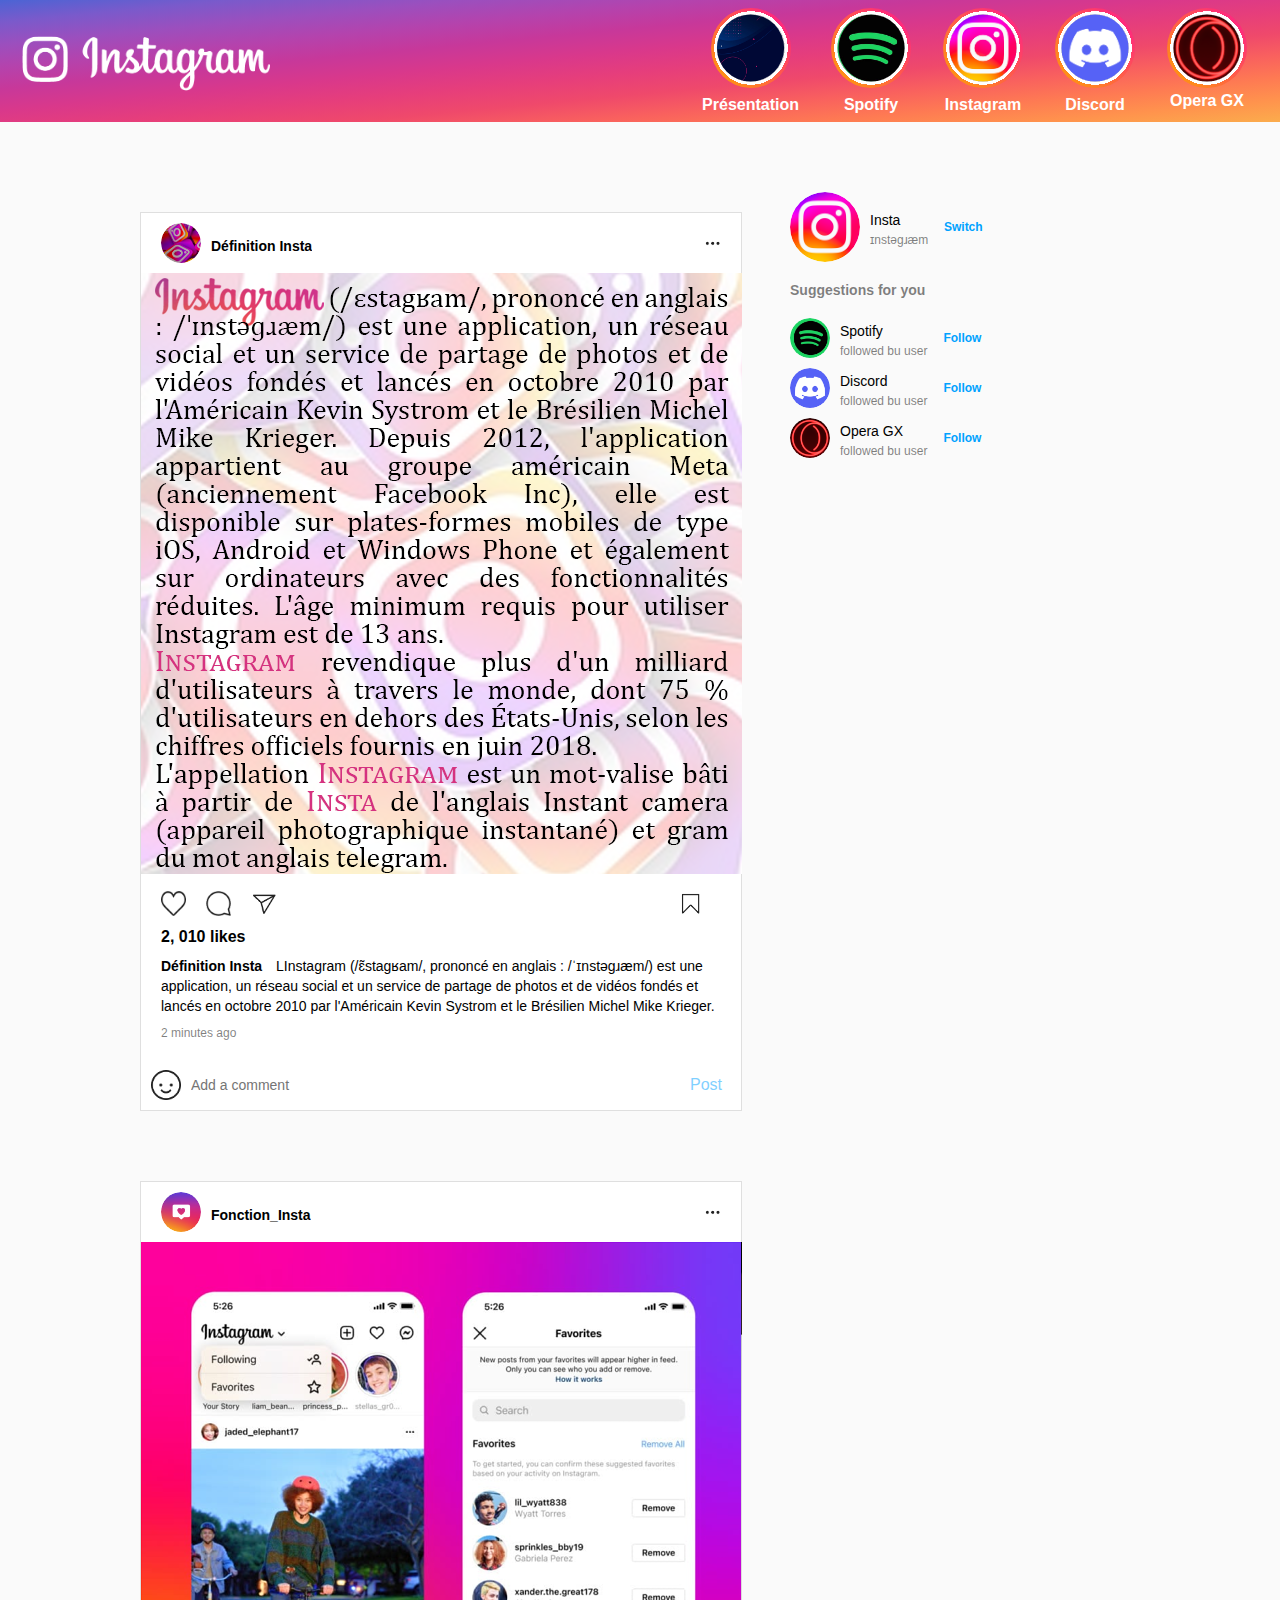
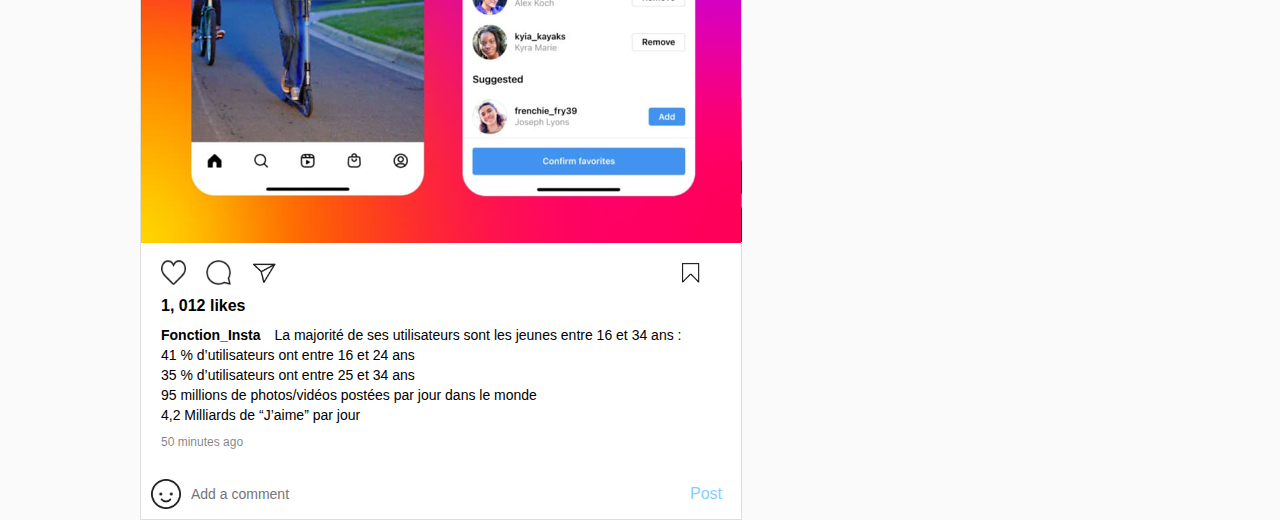
<file: instagram.html>
<!doctype html>
<html>
	<head>
		<meta charset="utf-8"/>
		<link href="insta.css" rel="stylesheet"/>
        <link href='https://unpkg.com/boxicons@2.1.4/css/boxicons.min.css' rel='stylesheet'>
		<title>Instagram</title>
	</head>

    <body>
        
        <header>
        <nav class="navbar">
            <a href="#" class="logo"><img src="images\instagram-logo.png" id="logo"></a>
            <div class="nav-links">
                <ul>
                    <div class="story-container">

                        <li><a href="index.html"><div class="content">
                            <div class="img-container">
                                <img src="images/1.png" alt="">
                            </div>
                            <div class="text-container">
                                Présentation
                            </div>
                        </div></a></li>
        
                        <li><a href="spotify.html"><div class="content">
                            <div class="img-container">
                                <img src="images/2.png" alt="">
                            </div>
                            <div class="text-container">
                                Spotify
                            </div>
                        </div></a></li>
        
                        <li><a href="instagram.html"><div class="content">
                            <div class="img-container">
                                <img src="images/3.png" alt="">
                            </div>
                            <div class="text-container">
                                Instagram
                            </div>
                        </div></a></li>
        
                        <li><a href="discord.html"><div class="content">
                            <div class="img-container">
                                <img src="images/4.png" alt="">
                            </div>
                            <div class="text-container">
                                Discord
                            </div>
                        </div></a></li>
        
                        <li><a href="operagx.html"><div class="content">
                            <div class="img-container">
                                <img src="images/5.png" alt="">
                            </div>
                            <div class="text-container">
                                Opera GX
                            </div></a></li>
                </ul>
            </div>
        </nav>
        </header>

        <section class="main">
            <div class="wrapper">
                <div class="left-col">
                    <div class="post">
                        <div class="info">
                            <div class="user">
                            <div class="profile-pic"><img src="images/cover 11.png" alt=""></div>
                            <p class="username">Définition Insta</p>
                            </div>
                            <img src="images/option.PNG" class="options" alt="">
                        </div>
                        <img src="images/cover 6.png" class="post-images" alt="">
                        <div class="post-content">
                            <div class="reaction-wrapper">
                                <img src="images/like.PNG" class="icon" alt="">
                                <img src="images/comment.PNG" class="icon" alt="">
                                <img src="images/send.PNG" class="icon" alt="">
                                <img src="images/save.PNG" class="save icon" alt="">
                            </div>
                            <p class="likes">2, 010 likes</p>
                            <p class="description"><span>Définition Insta </span> LInstagram (/ɛ̃stagʁam/, prononcé en anglais : /ˈɪnstəɡɹæm/) est une application, un réseau social et un service de partage de photos et de vidéos fondés et lancés en octobre 2010 par l'Américain Kevin Systrom et le Brésilien Michel Mike Krieger. </p>
                            <p class="post-time">2 minutes ago</p>
                        </div>
                        <div class="comment-wrapper">
                            <img src="images/smile.PNG" class="icon" alt="">
                            <input type="text" class="comment-box" placeholder="Add a comment">
                            <button class="comment-btn">post</button>
                        </div>

                    </div>
                </div>
              
                <div class="right-col">
                    <div class="profile-card">
                        <div class="profile-pic">
                            <img src="images/cover 12.png" alt="">
                        </div>
                        <div>
                            <p class="username">Insta</p>
                            <p class="sub-text">ɪnstəɡɹæm</p>
                        </div>
                        <button class="action-btn">switch</button>
                    </div>
                    <p class="suggestion-text">Suggestions for you</p>
                    <div class="profile-card">
                        <div class="profile-pic">
                            <img src="images/2.png" alt="">
                        </div>
                        <div>
                            <p class="username">Spotify</p>
                            <p class="sub-text">followed bu user</p>
                        </div>
                        <button class="action-btn">follow</button>
                    </div>
                    <div class="profile-card">
                        <div class="profile-pic">
                            <img src="images/cover 13.png" alt="">
                        </div>
                        <div>
                            <p class="username">Discord</p>
                            <p class="sub-text">followed bu user</p>
                        </div>
                        <button class="action-btn">follow</button>
                    </div>
                    <div class="profile-card">
                        <div class="profile-pic">
                            <img src="images/cover 14.png" alt="">
                        </div>
                        <div>
                            <p class="username">Opera GX</p>
                            <p class="sub-text">followed bu user</p>
                        </div>
                        <button class="action-btn">follow</button>
                    </div>

                </div>  

                <div class="post">
                    <div class="info">
                        <div class="user">
                        <div class="profile-pic"><img src="images/cover 8.png" alt=""></div>
                        <p class="username">Fonction_Insta</p>
                        </div>
                        <img src="images/option.PNG" class="options" alt="">
                    </div>
                        <div class="slider">
                            <div class="slides">
                                <div class="slide"><img src="images/cover 7.png" class="post-images" alt=""></div>
                                <div class="slide"><img src="images/cover 9.png" class="post-images" alt=""></div>
                                <div class="slide"><img src="images/cover 10.png" class="post-images" alt=""></div>
                            </div>
                        </div>
                    <div class="post-content">
                        <div class="reaction-wrapper">
                            <img src="images/like.PNG" class="icon" alt="">
                            <img src="images/comment.PNG" class="icon" alt="">
                            <img src="images/send.PNG" class="icon" alt="">
                            <img src="images/save.PNG" class="save icon" alt="">
                        </div>
                        <p class="likes">1, 012 likes</p>
                        <p class="description"><span>Fonction_Insta </span> La majorité de ses utilisateurs sont les jeunes entre 16 et 34 ans :
                            <br>41 % d’utilisateurs ont entre 16 et 24 ans
                            <br>35 % d’utilisateurs ont entre 25 et 34 ans
                            <br>95 millions de photos/vidéos postées par jour dans le monde
                            <br>4,2 Milliards de “J’aime” par jour</p>
                        <p class="post-time">50 minutes ago</p>
                    </div>
                    <div class="comment-wrapper">
                        <img src="images/smile.PNG" class="icon" alt="">
                        <input type="text" class="comment-box" placeholder="Add a comment">
                        <button class="comment-btn">post</button>
                    </div>
                </div> 
                
            </div>
    
        </section>
        

    </body>
</html>
</file>
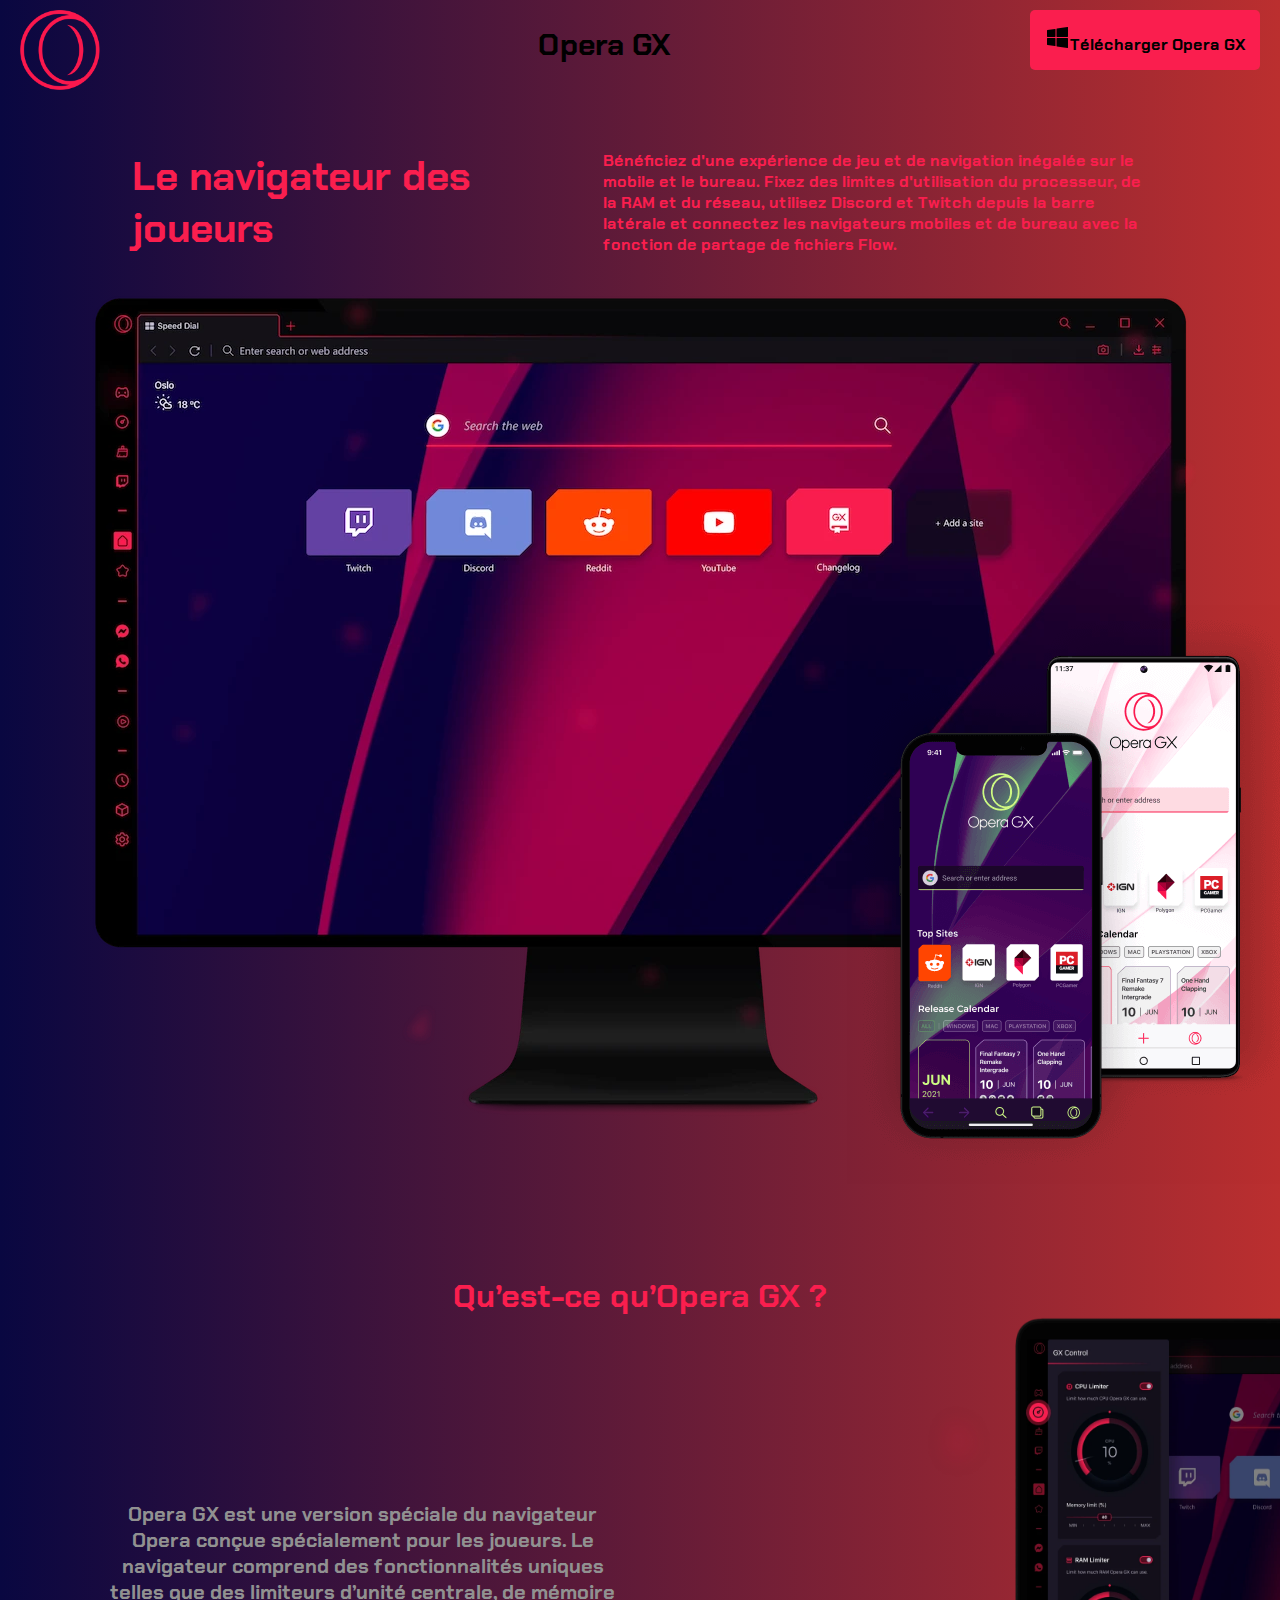
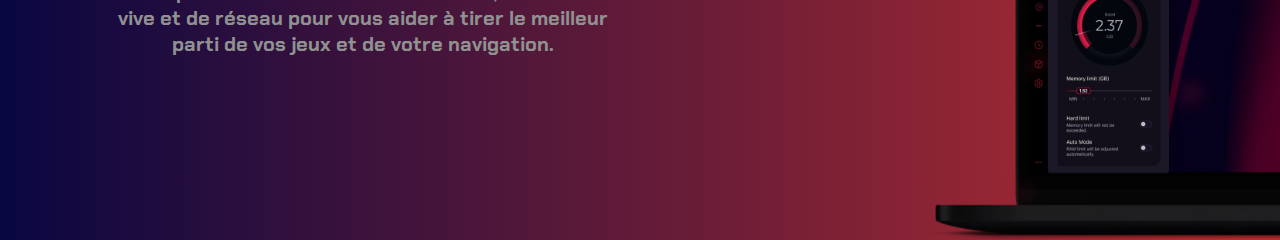
<file: operagx.html>
<!DOCTYPE html>
<html lang="fr">
<head>
    <meta charset="UTF-8">
    <meta http-equiv="X-UA-Compatible" content="IE=edge">
    <meta name="viewport" content="width=device-width, initial-scale=1.0">
    <title>Opera GX | Navigateur de jeu | Opera</title>
    <link rel="stylesheet" href="operagx.css" type="text/css">
    <link rel="icon" href="images/operagxicon.png">
</head>
<body>
    <header>
        <div class="navbar">
            <div class="img-operagx">
                <a href="index.html"><img src="images/operagxicon.png" alt="" class="flip"></a>
            </div>
            <div class="operagx">
                <p><b>Opera GX</b></p>
            </div>
            <div class="right">
                <button class="btnoperagx">
                    <a href="https://www.opera.com/fr/gx"><p><b><img src="images/icons8-windows-10.svg" alt="" class="windows10">Télécharger Opera GX</b></p></a>
                </button>
            </div>
        </div>
    </header>
    <main>
        <div class="maincontent">
            <h1><b>Le navigateur des <br> joueurs</b></h1>
            <p><b>Bénéficiez d'une expérience de jeu et de navigation inégalée sur le mobile et le bureau. Fixez des limites d'utilisation du processeur, de la RAM et du réseau, utilisez Discord et Twitch depuis la barre latérale et connectez les navigateurs mobiles et de bureau avec la fonction de partage de fichiers Flow.</b></p>
        </div>
        <div class="operamainimg">
            <img src="images/operagxscreen.webp" alt="" class="screen">
            <img src="images/operagxmobile.webp" alt="" class="mobile">
        </div>
        <div class="whatisoperagx">
            <h1>Qu’est-ce qu’Opera GX ?</h1>
            <div class="imgdescription">
                <p><b>Opera GX est une version spéciale du navigateur Opera conçue spécialement pour les joueurs. Le navigateur comprend des fonctionnalités uniques telles que des limiteurs d’unité centrale, de mémoire vive et de réseau pour vous aider à tirer le meilleur parti de vos jeux et de votre navigation.</b></p>
                <img src="images/operagxlaptop.webp" alt="" class="operagxlaptop">
            </div>
            
        </div>
    </main>
</body>
</html>
</file>
<file: insta.css>
*{
    margin: 0;
    padding: 0;
    text-decoration: none;
    list-style: none;
}

body {
    width: 100%;
    background: #fafafa;
    font-family: 'roboto', sans-serif;

}

header {
    width: 100vw;
    background-color: rgb(255, 255, 255);
    background-size: cover;
    top: 0;
}

.navbar{
  
    padding: 8px;
    display: flex;
    justify-content: space-between;
    align-items: center;
    width: 100%;
    box-sizing: border-box;
    background-image: linear-gradient(to right bottom, #4b64d4, #7a5acb, #9b4fbe, #b443ad, #c7389a, #d9388b, #e63e7b, #ef496b, #f9615e, #fe7a53, #ff934d, #fbac4c);
}

#logo{
    width: 17em;
}

a{
    text-decoration: none;
    color: #fff;}

.story-container{
    display: flex;
    grid-auto-flow: column;
    grid-auto-columns: 5rem;
    grid-gap: 2rem;
    justify-items: end;
    color: rgb(255, 255, 255);
    font-weight: 600;
    margin: 0 25px;
}

.story-container .content{
    display: grid;
    grid-gap: 0.5rem;
    margin: 0;
    text-align: center;
    position: relative;
    cursor: pointer;
    user-select: none;
    transition: all 0.2s ease-in;
    justify-items: center;
}

.story-container .content:hover{
    transform: scale(1.1);
}

.story-container .content .img-container{
    display: inline-block;
    width: 5rem;
    height: 5rem;
    border-radius: 50%;
    background: 
    radial-gradient(rgba(0,0,0,0.15) 60%, transparent 0),
    radial-gradient(white 65%, transparent 0),
    linear-gradient(to top right, orange, deeppink);
}

.story-container .content .img-container img{
    display: block;
    width: 100%;
    height: 100%;
    object-fit: cover;
    clip-path: circle(42%);
}

.story-container .content:last-child::after{
    content: '';
    position: absolute;
    width: 2rem;
    height: 100%;
    right: -2rem;
}

.main{
    width: 100%;
    display: flex;
    justify-content: center;
    margin-top: 50px;
}

.icon{
    height: 100%;
    cursor: pointer;
    margin: 0 10px;
    display: inline-block;
}

.wrapper{
    max-width: 1000px;
    display: grid;
    grid-template-columns: 60% 40%;
    grid-gap: 30px;
}

.left-col{
    display: flex;
    flex-direction: column;
}

.profile-pic{
    width: 70px;
    height: 70px;
    border-radius: 50%;
    overflow: hidden;
    padding: 3px;
    background: linear-gradient(45deg, orange, deeppink 80%);;
}

.profile-pic img{
    width: 100%;
    height: 100%;
    object-fit: cover;
    border-radius: 50%;
    border: 2px solid #fff;
}

.username{
    width: 100%;
    overflow: hidden;
    font-size: 12px;
    margin-top: 5px;
    color: rgba(0,0,0,0.5);
}

.post{
    width: 100%;
    height: auto;
    background: #fff;
    border: 1px solid #dfdfdf;
    margin-top: 40px;
}

.info{
    height: 60px;
    display: flex;
    justify-content: space-between;
    align-items: center;
    padding: 0 20px;
}

.info .username{
    width: auto;
    font-weight: bold;
    color: #000;
    font-size: 14px;
    margin-left: 10px;
}

.info .options{
    height: 10px;
    cursor: pointer;
}

.info .user{
    display: flex;
    align-items: center;
}

.info .profile-pic{
    height: 40px;
    width: 40px;
    padding: 0;
    background: none;
}

.info .profile-pic img{
    border: none;
}

.post-image{
    width: 100%;
    height: 500px;
    object-fit: cover;
}

.post-content{
    padding: 20px;
}

.likes{
    font-weight: bold;
}

.description{
    margin: 10px 0;
    font-size: 14px;
    line-height: 20px;
}

.description span{
    font-weight: bold;
    margin-right: 10px;
}

.post-time{
    color: rgba(0,0,0,0.5);
    font-size: 12px;
}

.comment-wrapper{
    width: 100%;
    height: 50px;
    border-radius: 1px solid #dfdfdf;
    display: flex;
    justify-content: space-between;
    align-items: center;
}

.comment-wrapper .icon{
    height: 30px;
}

.comment-box{
    width: 80%;
    height: 100%;
    border: none;
    outline: none;
    font-size: 14px;
}

.comment-btn,
.action-btn{
    width: 70px;
    height: 100%;
    background: none;
    border: none;
    outline: none;
    text-transform: capitalize;
    font-size: 16px;
    color: rgb(0, 162, 255);
    opacity: 0.5;
}

.reaction-wrapper{
    width: 100%;
    height: 50px;
    display: flex;
    margin-top: -20px;
    align-items: center;
}

.reaction-wrapper .icon{
    height: 25px;
    margin: 0;
    margin-right: 20px;
}

.reaction-wrapper .icon.save{
    margin-left: auto;
}

.right-col{
    padding: 20px;
}

.profile-card{
    width: fit-content;
    display: flex;
    justify-content: center;
    align-items: center;
    margin-bottom: 10px;
}

.profile-card .profile-pic{
    flex: 0 0 auto;
    padding: 0;
    background: none;
    width: 40px;
    height: 40px;
    margin-right: 10px;
}

.profile-card:first-child .profile-pic{
    width: 70px;
    height: 70px;
}

.profile-card .profile-pic img{
    border: none;
}

.profile-card .username{
    font-weight: 500;
    font-size: 14px;
    color: #000;
}

.sub-text{
    color: rgba(0,0,0,0.5);
    font-size: 12px;
    font-weight: 500;
    margin-top: 5px;
}

.action-btn{
    opacity: 1;
    font-weight: 700;
    font-size: 12px;
}

.suggestion-text{
    font-size: 14px;
    color: rgba(0,0,0,0.5);
    font-weight: 700;
    margin: 20px 0;
}

.slider {
    width: 601px;
    overflow: hidden;
}
.slides {
    width: calc(601px * 3);
    animation: glisse 10s infinite;
}
.slide {
    float: left;
}

@keyframes glisse {
    0% {
        transform: translateX(0);
    }
    10% {
        transform: translateX(0);
    }
    33% {
        transform: translateX(-601px);
    }
    43% {
        transform: translateX(-601px);
    }
    66% {
        transform: translateX(-1202px);
    }
    76% {
        transform: translateX(-1202px);
    }
    100% {
        transform: translateX(0);
    }
}
</file>
<file: operagx.css>
@import url('https://fonts.googleapis.com/css2?family=Chakra+Petch&display=swap');

html, body {
    max-width: 100%;
    overflow-x: hidden;
}

* {
    margin: 0;
    padding: 0;
    box-sizing: border-box;
    font-family: 'Chakra Petch', sans-serif;
}

body {
    background-color: #000000;
    background-image: linear-gradient(90deg, #090741 0%, #bb2f2f 100%);
    background-repeat: no-repeat;
    min-height: 200vh;
}

.navbar {
    max-height: 100px;
    display: flex;
    justify-content: space-between;
}

.img-operagx {
    margin: 10px 0px 0px 20px;
    animation: grow 1.5s;
    width: 98px; height: 98px;
}

.flip {
    height: 80px;
    width: 80px;
}

.flip:hover {
    transform: rotate(-360deg);
    transition: transform 500ms ease-in-out;
}
/* Animation d'agrandissement sur le logo */
@keyframes grow {
    from {
        transform: scale(0);
    }
    to {
        transform: scale(1);
    }
}

.operagx {
    text-align: center;
    font-size: 30px;
    animation-name: title;
    animation-duration: 8s;
    animation-iteration-count: infinite;
    margin-top: 25px;
    margin-left: 60px;
}
.operagx:hover {
    color: #ffcc70;
    cursor: pointer;
}
@keyframes title {
    0%   {color: #090741;}
    50% {color: #bb2f2f;}
    100%   {color: #090741;}
}

/* Bouton Opera GX */
.btnoperagx {
    background-color: #FA1E4E;
    border: none;
    color: white;
    padding: 15px;
    text-decoration: none;
    font-size: 16px;
    border-radius: 5px;
    cursor: pointer;
    text-align: center;
    margin: 10px 20px 0px 0px;
}
.btnoperagx:hover {
    background-color:#ea1443;
}
.btnoperagx img {
    height: 25px;
    width: 25px;
}
.btnoperagx a {
    text-decoration: none;
    color: #000000;
}

/* Main Content */
.maincontent {
    display: flex;
    justify-content: space-evenly;
    margin-top: 50px;
}
.maincontent p {
    max-width: 545px;
    color: #FA1E4E;
}
.maincontent p span {
    max-width: 545px;
    color: #b7b7b7;
}
.maincontent h1 {
    color: #FA1E4E;
    font-size: 40px;
}
.operamainimg {
    display: flex;
    justify-content: center;
    margin-top: 30px;
    position: relative;
    min-height: 60vh;
}
.screen {
    position: absolute;
    z-index: 1;
}
.mobile {
    position: absolute;
    z-index: 2;
    margin: 320px 0px 0px 880px;
}

/* Main Content Suite*/
.whatisoperagx h1 {
    display: flex;
    justify-content: center;
    margin-top: 450px;
    color: #FA1E4E;
}

.imgdescription {
    display: flex;
    justify-content: space-between;
    text-align: center;
    align-items: center;
}
.imgdescription p {
    color: #919191;
    min-width: 525px;
    max-height: 300px;
    font-size: 20px;
    margin-left: 100px;
}

.operagxlaptop {
    height: 523px;
    width: 877px;
    margin-left: 300px;
}
</file>
